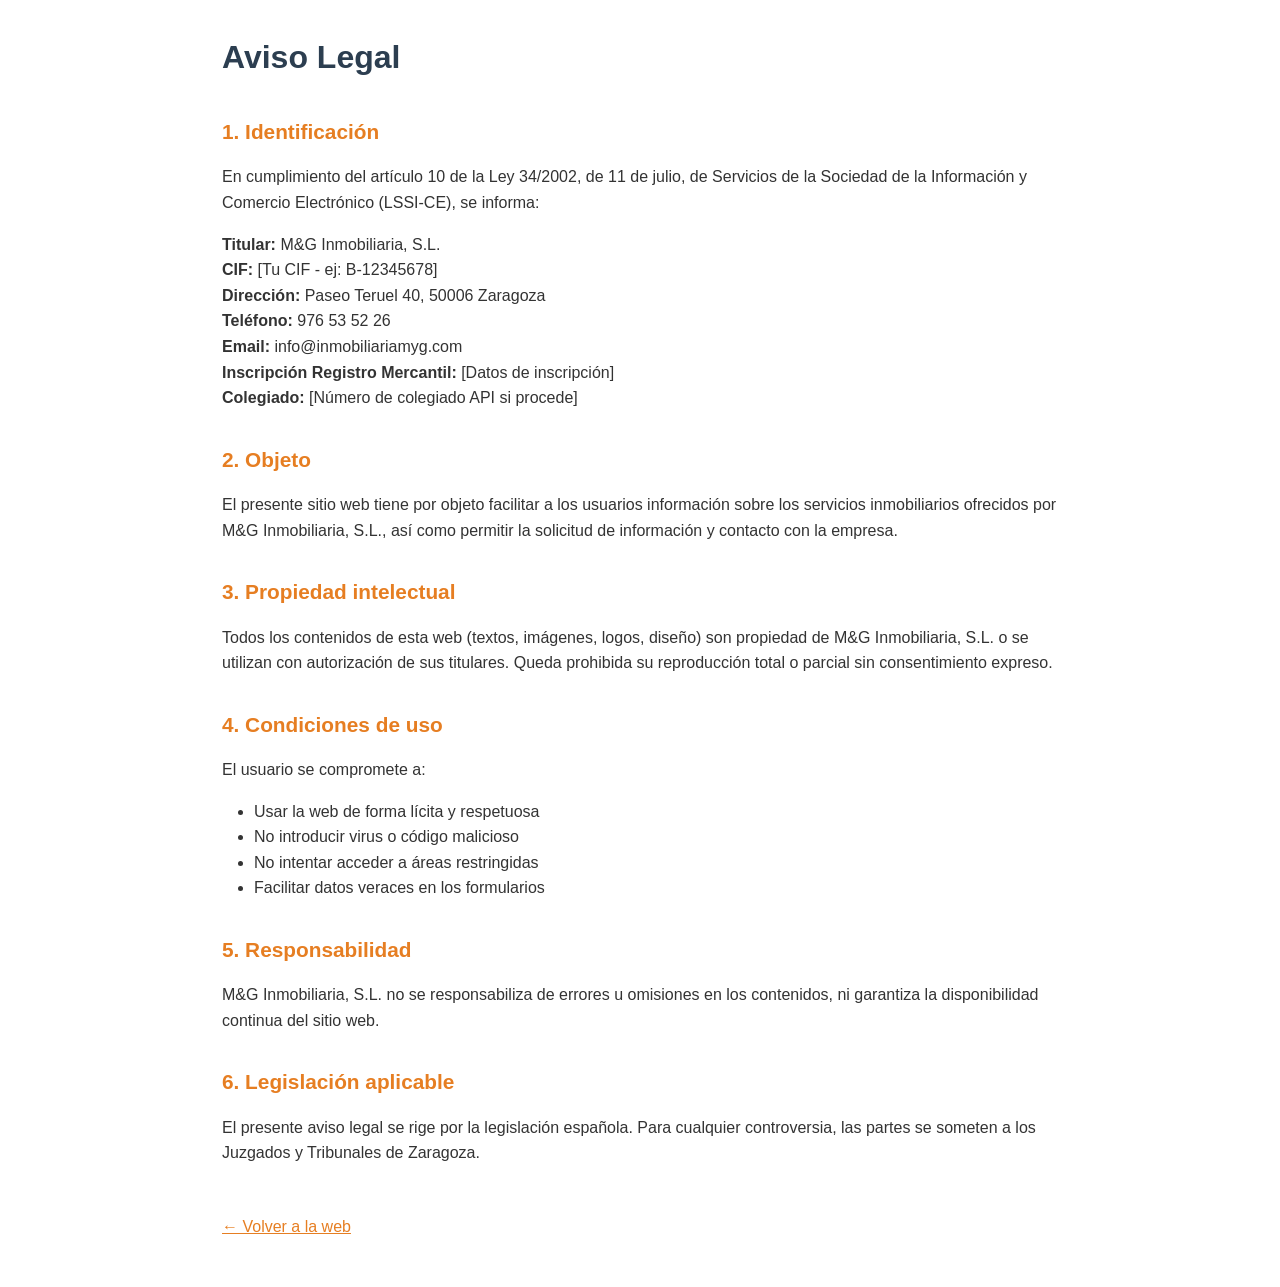
<file: footer/aviso-legal.html>
<!DOCTYPE html>
<html lang="es">
<head>
    <meta charset="UTF-8">
    <meta name="viewport" content="width=device-width, initial-scale=1.0">
    <title>Aviso Legal | MyG Inmobiliaria</title>
    <style>
        * { margin: 0; padding: 0; box-sizing: border-box; }
        body { font-family: 'Segoe UI', Tahoma, sans-serif; line-height: 1.6; color: #333; max-width: 900px; margin: 0 auto; padding: 2rem; }
        h1 { color: #2c3e50; margin-bottom: 1rem; font-size: 2rem; }
        h2 { color: #e67e22; margin: 2rem 0 1rem; font-size: 1.3rem; }
        p { margin-bottom: 1rem; }
        a { color: #e67e22; }
    </style>
</head>
<body>
    <h1>Aviso Legal</h1>

    <h2>1. Identificación</h2>
    <p>En cumplimiento del artículo 10 de la Ley 34/2002, de 11 de julio, de Servicios de la Sociedad de la Información y Comercio Electrónico (LSSI-CE), se informa:</p>
    
    <p><strong>Titular:</strong> M&G Inmobiliaria, S.L.<br>
    <strong>CIF:</strong> [Tu CIF - ej: B-12345678]<br>
    <strong>Dirección:</strong> Paseo Teruel 40, 50006 Zaragoza<br>
    <strong>Teléfono:</strong> 976 53 52 26<br>
    <strong>Email:</strong> info@inmobiliariamyg.com<br>
    <strong>Inscripción Registro Mercantil:</strong> [Datos de inscripción]<br>
    <strong>Colegiado:</strong> [Número de colegiado API si procede]</p>

    <h2>2. Objeto</h2>
    <p>El presente sitio web tiene por objeto facilitar a los usuarios información sobre los servicios inmobiliarios ofrecidos por M&G Inmobiliaria, S.L., así como permitir la solicitud de información y contacto con la empresa.</p>

    <h2>3. Propiedad intelectual</h2>
    <p>Todos los contenidos de esta web (textos, imágenes, logos, diseño) son propiedad de M&G Inmobiliaria, S.L. o se utilizan con autorización de sus titulares. Queda prohibida su reproducción total o parcial sin consentimiento expreso.</p>

    <h2>4. Condiciones de uso</h2>
    <p>El usuario se compromete a:</p>
    <ul style="margin: 1rem 0 1rem 2rem;">
        <li>Usar la web de forma lícita y respetuosa</li>
        <li>No introducir virus o código malicioso</li>
        <li>No intentar acceder a áreas restringidas</li>
        <li>Facilitar datos veraces en los formularios</li>
    </ul>

    <h2>5. Responsabilidad</h2>
    <p>M&G Inmobiliaria, S.L. no se responsabiliza de errores u omisiones en los contenidos, ni garantiza la disponibilidad continua del sitio web.</p>

    <h2>6. Legislación aplicable</h2>
    <p>El presente aviso legal se rige por la legislación española. Para cualquier controversia, las partes se someten a los Juzgados y Tribunales de Zaragoza.</p>

    <p style="margin-top: 3rem;"><a href="index.html">← Volver a la web</a></p>
</body>
</html>
</file>
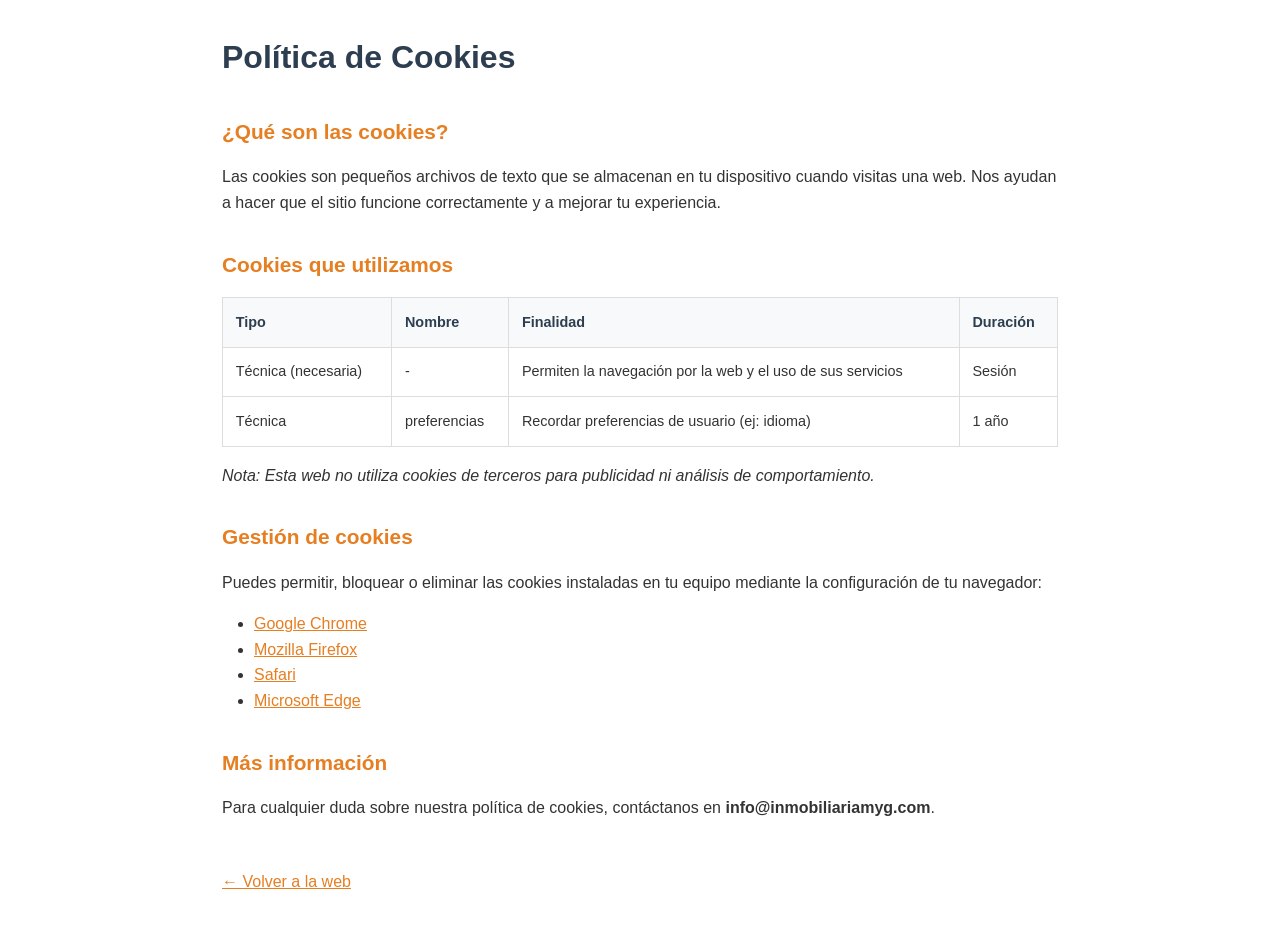
<file: footer/cookies.html>
<!DOCTYPE html>
<html lang="es">
<head>
    <meta charset="UTF-8">
    <meta name="viewport" content="width=device-width, initial-scale=1.0">
    <title>Política de Cookies | MyG Inmobiliaria</title>
    <style>
        * { margin: 0; padding: 0; box-sizing: border-box; }
        body { font-family: 'Segoe UI', Tahoma, sans-serif; line-height: 1.6; color: #333; max-width: 900px; margin: 0 auto; padding: 2rem; }
        h1 { color: #2c3e50; margin-bottom: 1rem; font-size: 2rem; }
        h2 { color: #e67e22; margin: 2rem 0 1rem; font-size: 1.3rem; }
        p { margin-bottom: 1rem; }
        table { width: 100%; border-collapse: collapse; margin: 1rem 0; font-size: 0.9rem; }
        th, td { border: 1px solid #ddd; padding: 0.8rem; text-align: left; }
        th { background: #f8f9fa; color: #2c3e50; }
        a { color: #e67e22; }
    </style>
</head>
<body>
    <h1>Política de Cookies</h1>

    <h2>¿Qué son las cookies?</h2>
    <p>Las cookies son pequeños archivos de texto que se almacenan en tu dispositivo cuando visitas una web. Nos ayudan a hacer que el sitio funcione correctamente y a mejorar tu experiencia.</p>

    <h2>Cookies que utilizamos</h2>
    
    <table>
        <tr>
            <th>Tipo</th>
            <th>Nombre</th>
            <th>Finalidad</th>
            <th>Duración</th>
        </tr>
        <tr>
            <td>Técnica (necesaria)</td>
            <td>-</td>
            <td>Permiten la navegación por la web y el uso de sus servicios</td>
            <td>Sesión</td>
        </tr>
        <tr>
            <td>Técnica</td>
            <td>preferencias</td>
            <td>Recordar preferencias de usuario (ej: idioma)</td>
            <td>1 año</td>
        </tr>
    </table>

    <p><em>Nota: Esta web no utiliza cookies de terceros para publicidad ni análisis de comportamiento.</em></p>

    <h2>Gestión de cookies</h2>
    <p>Puedes permitir, bloquear o eliminar las cookies instaladas en tu equipo mediante la configuración de tu navegador:</p>
    <ul style="margin: 1rem 0 1rem 2rem;">
        <li><a href="https://support.google.com/chrome/answer/95647" target="_blank">Google Chrome</a></li>
        <li><a href="https://support.mozilla.org/es/kb/habilitar-y-deshabilitar-cookies" target="_blank">Mozilla Firefox</a></li>
        <li><a href="https://support.apple.com/es-es/guide/safari/sfri11471/mac" target="_blank">Safari</a></li>
        <li><a href="https://support.microsoft.com/es-es/microsoft-edge" target="_blank">Microsoft Edge</a></li>
    </ul>

    <h2>Más información</h2>
    <p>Para cualquier duda sobre nuestra política de cookies, contáctanos en <strong>info@inmobiliariamyg.com</strong>.</p>

    <p style="margin-top: 3rem;"><a href="index.html">← Volver a la web</a></p>
</body>
</html>
</file>
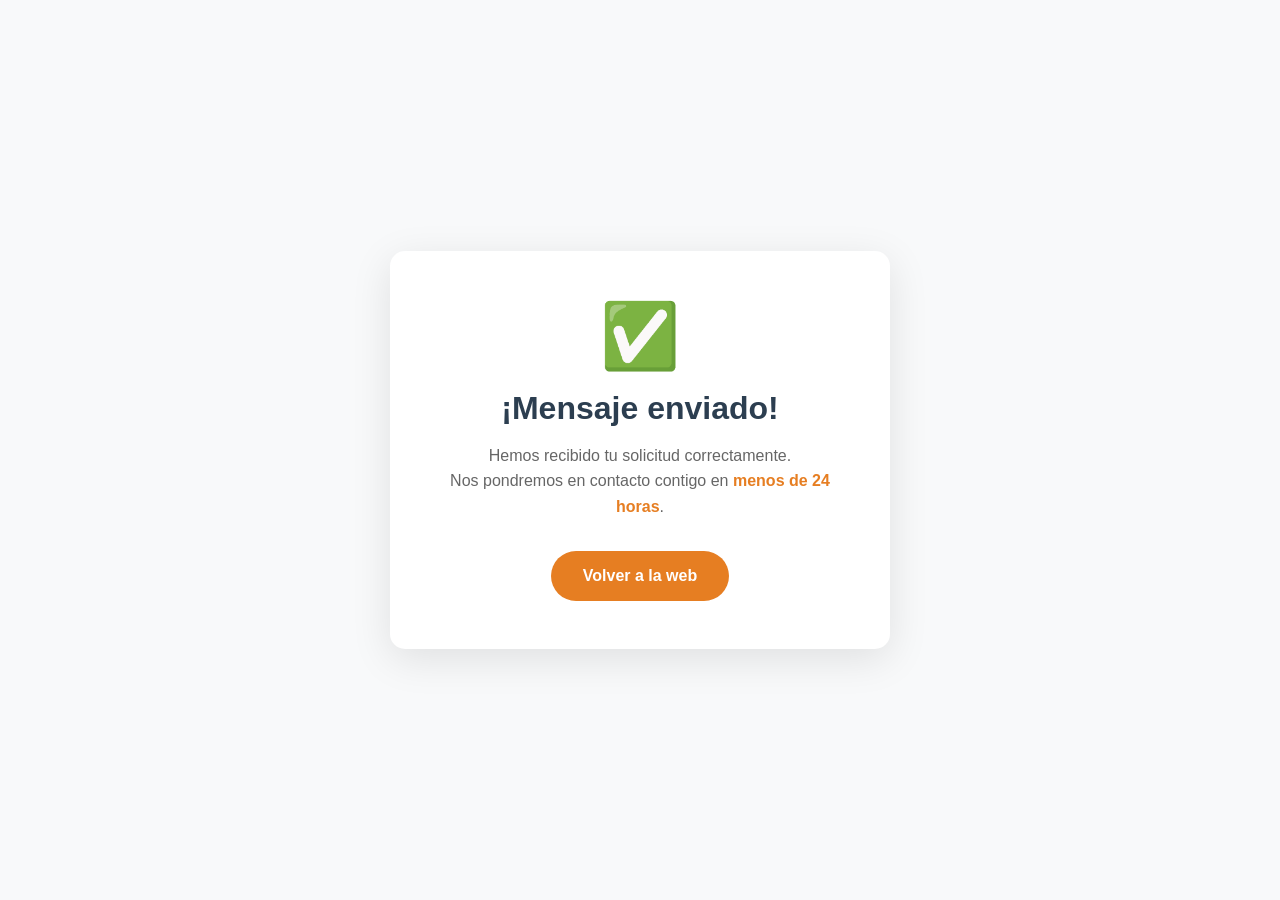
<file: footer/gracias.html>
<!DOCTYPE html>
<html lang="es">
<head>
    <meta charset="UTF-8">
    <meta name="viewport" content="width=device-width, initial-scale=1.0">
    <title>¡Gracias! | MyG Inmobiliaria</title>
    <style>
        * { margin: 0; padding: 0; box-sizing: border-box; }
        body { 
            font-family: 'Segoe UI', Tahoma, sans-serif; 
            background: #f8f9fa; 
            display: flex; 
            justify-content: center; 
            align-items: center; 
            min-height: 100vh; 
            text-align: center;
        }
        .container { 
            background: white; 
            padding: 3rem; 
            border-radius: 15px; 
            box-shadow: 0 10px 40px rgba(0,0,0,0.1);
            max-width: 500px;
        }
        .icon { font-size: 4rem; margin-bottom: 1rem; }
        h1 { color: #2c3e50; margin-bottom: 1rem; }
        p { color: #666; margin-bottom: 2rem; line-height: 1.6; }
        .btn { 
            display: inline-block; 
            padding: 1rem 2rem; 
            background: #e67e22; 
            color: white; 
            text-decoration: none; 
            border-radius: 50px; 
            font-weight: 600;
        }
        .btn:hover { background: #d35400; }
        .tiempo { color: #e67e22; font-weight: 600; }
    </style>
</head>
<body>
    <div class="container">
        <div class="icon">✅</div>
        <h1>¡Mensaje enviado!</h1>
        <p>Hemos recibido tu solicitud correctamente.<br>
        Nos pondremos en contacto contigo en <span class="tiempo">menos de 24 horas</span>.</p>
        <a href="index.html" class="btn">Volver a la web</a>
    </div>
</body>
</html>
</file>
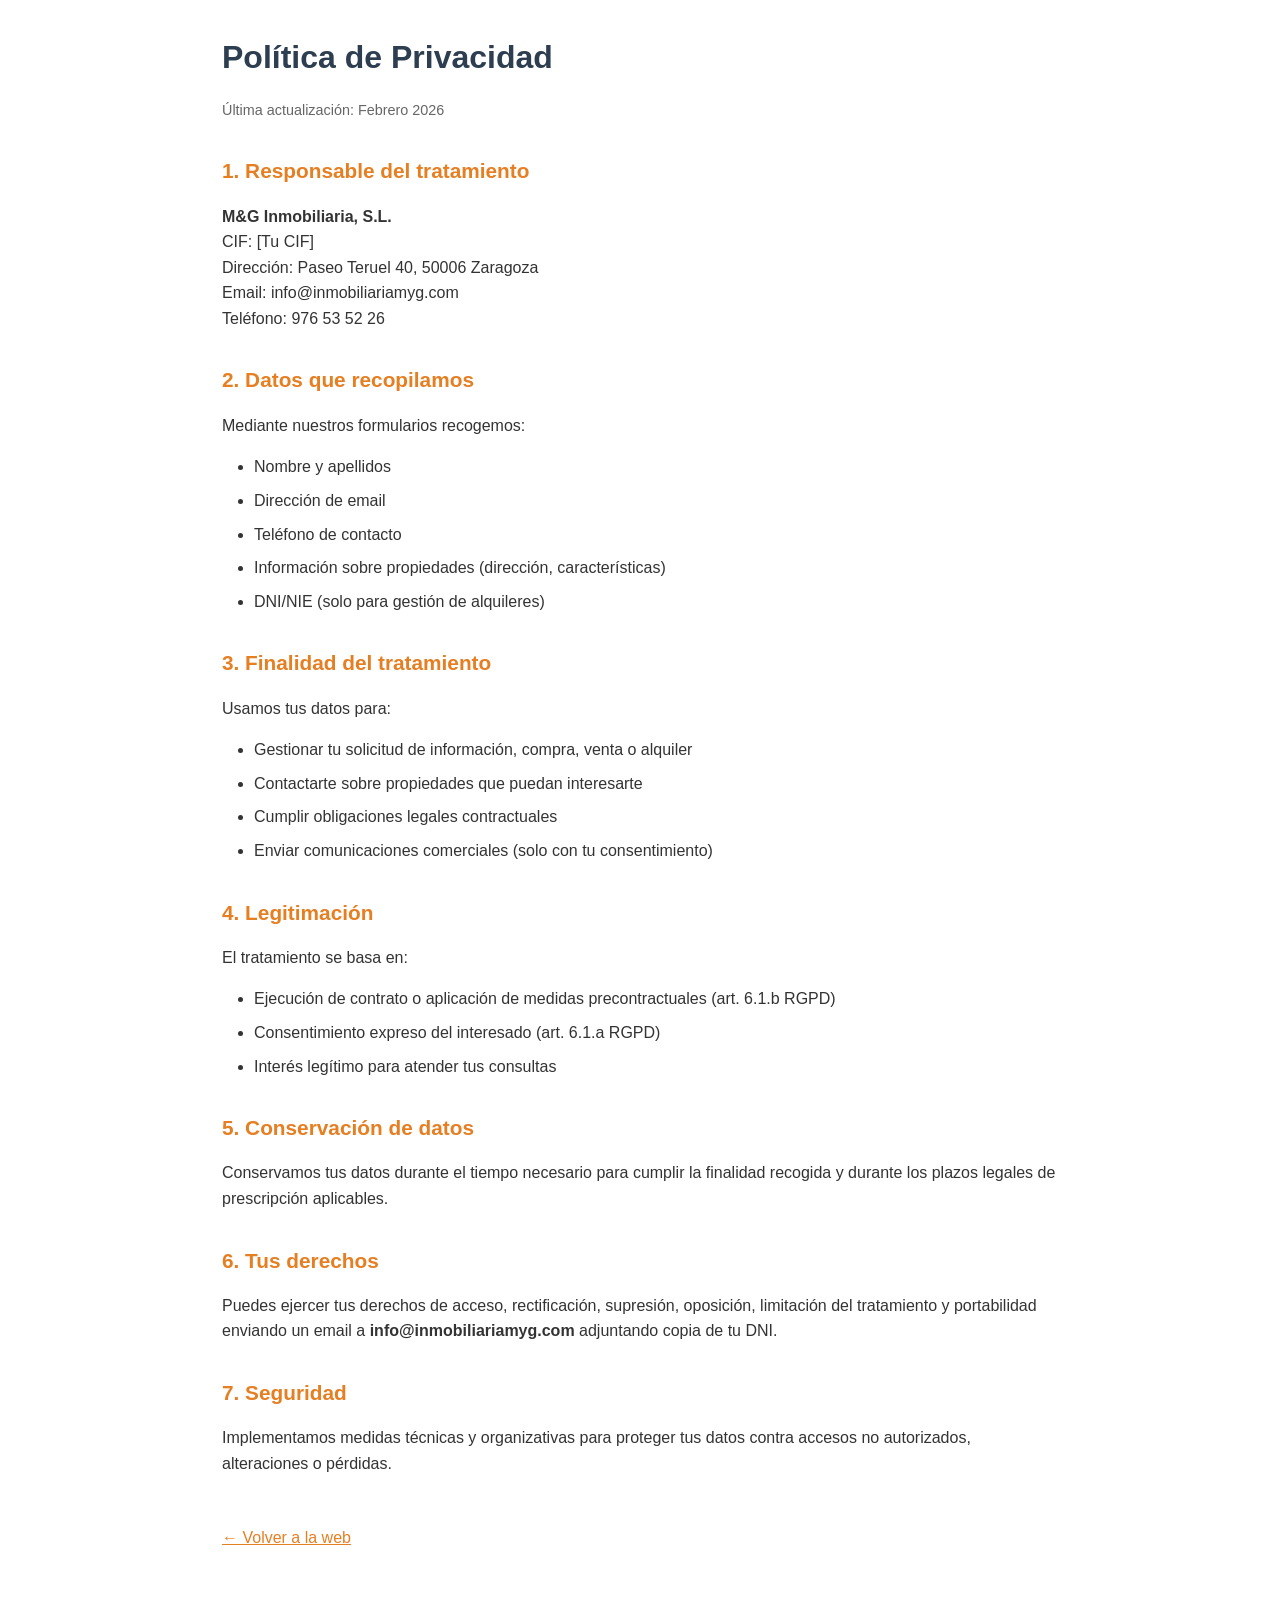
<file: footer/privacidad.html>
<!DOCTYPE html>
<html lang="es">
<head>
    <meta charset="UTF-8">
    <meta name="viewport" content="width=device-width, initial-scale=1.0">
    <title>Política de Privacidad | MyG Inmobiliaria</title>
    <style>
        * { margin: 0; padding: 0; box-sizing: border-box; }
        body { font-family: 'Segoe UI', Tahoma, sans-serif; line-height: 1.6; color: #333; max-width: 900px; margin: 0 auto; padding: 2rem; }
        h1 { color: #2c3e50; margin-bottom: 1rem; font-size: 2rem; }
        h2 { color: #e67e22; margin: 2rem 0 1rem; font-size: 1.3rem; }
        p { margin-bottom: 1rem; }
        ul { margin: 1rem 0 1rem 2rem; }
        li { margin-bottom: 0.5rem; }
        .fecha { color: #666; font-size: 0.9rem; margin-bottom: 2rem; }
        a { color: #e67e22; }
    </style>
</head>
<body>
    <h1>Política de Privacidad</h1>
    <p class="fecha">Última actualización: Febrero 2026</p>

    <h2>1. Responsable del tratamiento</h2>
    <p><strong>M&G Inmobiliaria, S.L.</strong><br>
    CIF: [Tu CIF]<br>
    Dirección: Paseo Teruel 40, 50006 Zaragoza<br>
    Email: info@inmobiliariamyg.com<br>
    Teléfono: 976 53 52 26</p>

    <h2>2. Datos que recopilamos</h2>
    <p>Mediante nuestros formularios recogemos:</p>
    <ul>
        <li>Nombre y apellidos</li>
        <li>Dirección de email</li>
        <li>Teléfono de contacto</li>
        <li>Información sobre propiedades (dirección, características)</li>
        <li>DNI/NIE (solo para gestión de alquileres)</li>
    </ul>

    <h2>3. Finalidad del tratamiento</h2>
    <p>Usamos tus datos para:</p>
    <ul>
        <li>Gestionar tu solicitud de información, compra, venta o alquiler</li>
        <li>Contactarte sobre propiedades que puedan interesarte</li>
        <li>Cumplir obligaciones legales contractuales</li>
        <li>Enviar comunicaciones comerciales (solo con tu consentimiento)</li>
    </ul>

    <h2>4. Legitimación</h2>
    <p>El tratamiento se basa en:</p>
    <ul>
        <li>Ejecución de contrato o aplicación de medidas precontractuales (art. 6.1.b RGPD)</li>
        <li>Consentimiento expreso del interesado (art. 6.1.a RGPD)</li>
        <li>Interés legítimo para atender tus consultas</li>
    </ul>

    <h2>5. Conservación de datos</h2>
    <p>Conservamos tus datos durante el tiempo necesario para cumplir la finalidad recogida y durante los plazos legales de prescripción aplicables.</p>

    <h2>6. Tus derechos</h2>
    <p>Puedes ejercer tus derechos de acceso, rectificación, supresión, oposición, limitación del tratamiento y portabilidad enviando un email a <strong>info@inmobiliariamyg.com</strong> adjuntando copia de tu DNI.</p>

    <h2>7. Seguridad</h2>
    <p>Implementamos medidas técnicas y organizativas para proteger tus datos contra accesos no autorizados, alteraciones o pérdidas.</p>

    <p style="margin-top: 3rem;"><a href="index.html">← Volver a la web</a></p>
</body>
</html>
</file>
